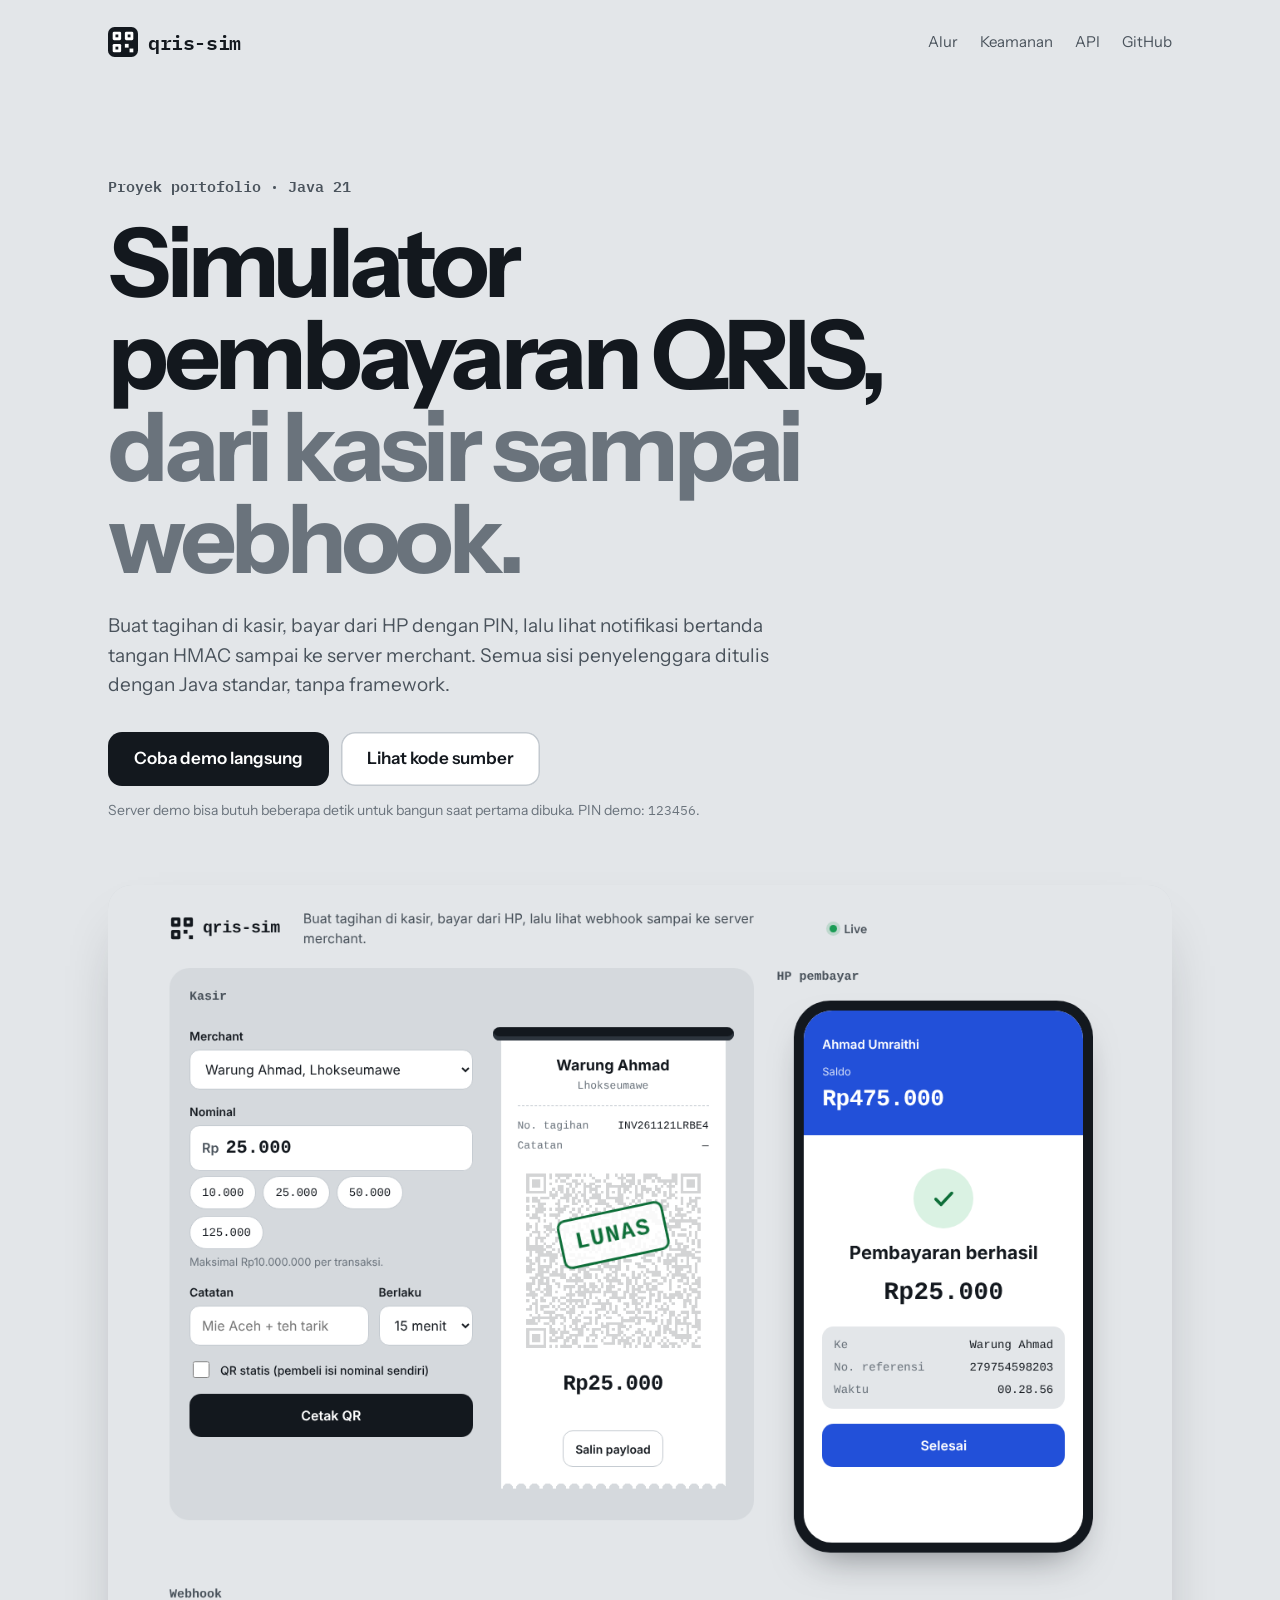
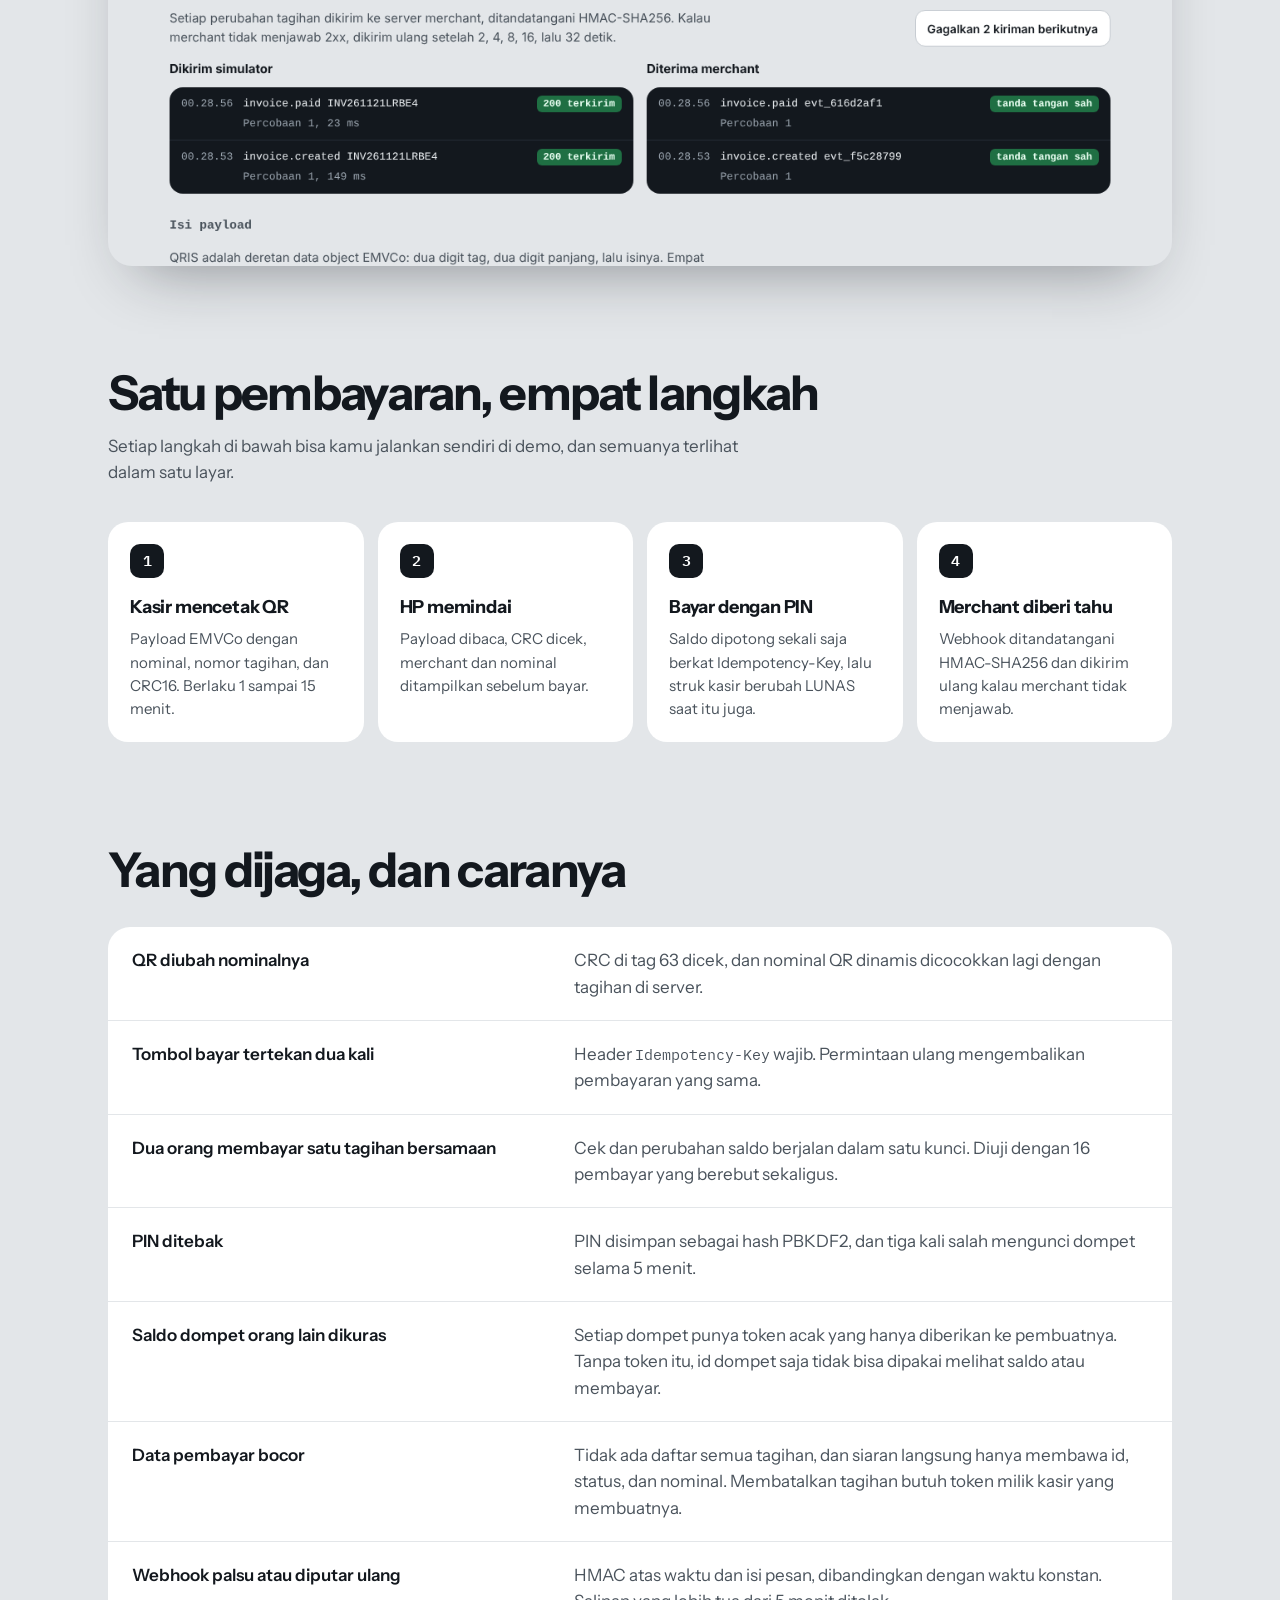
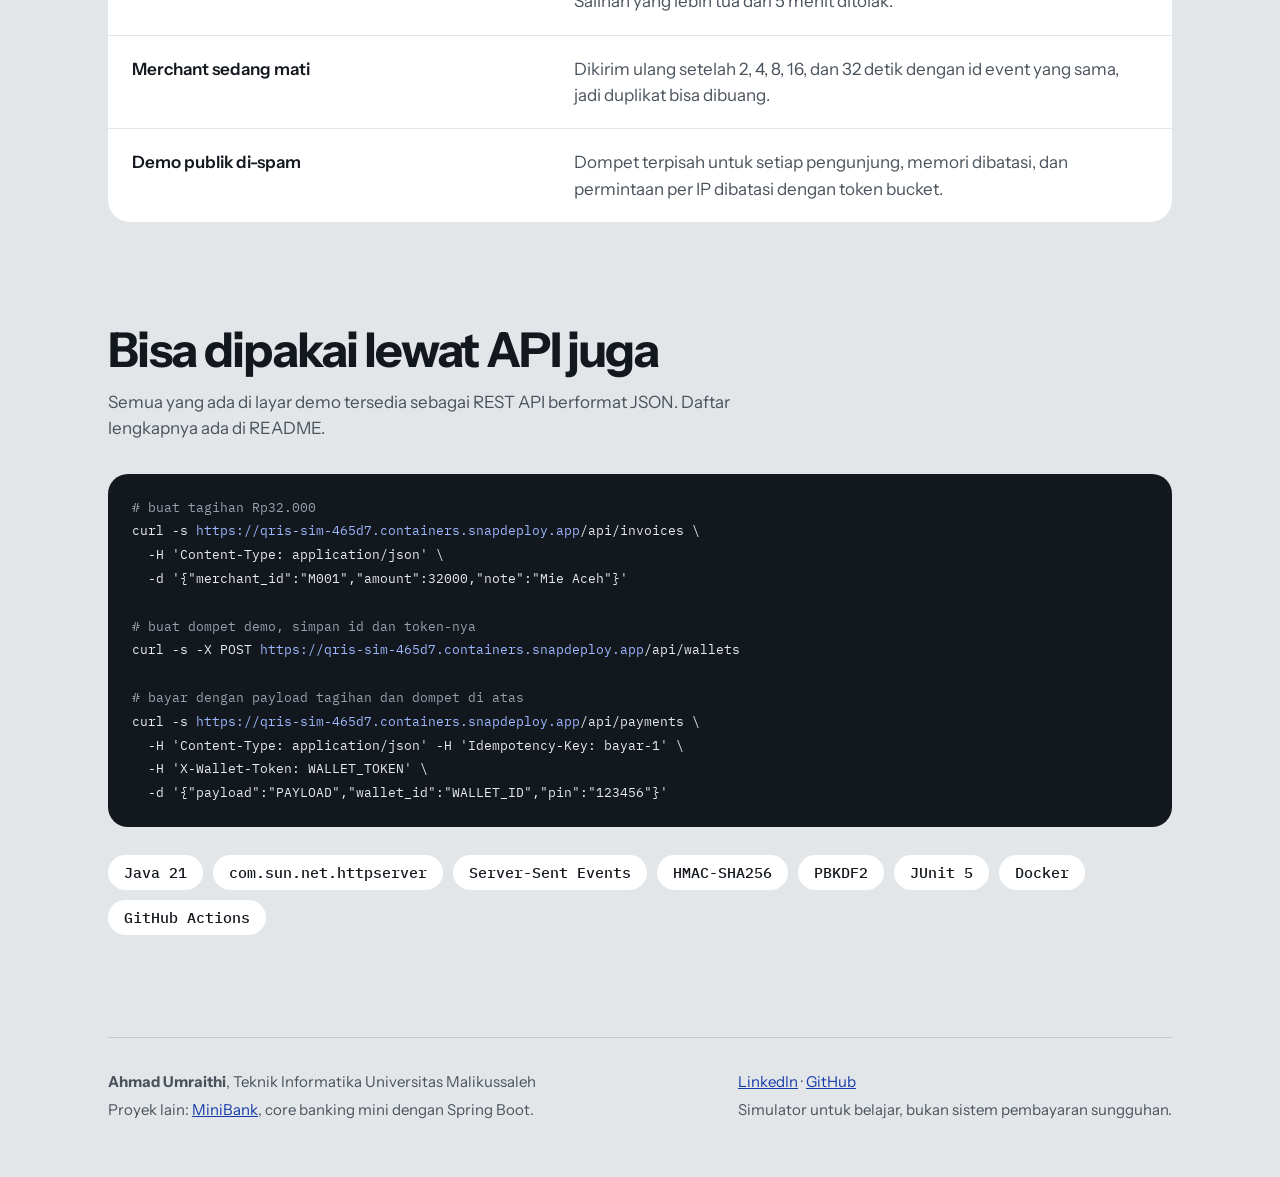
<file: docs/index.html>
<!doctype html>
<html lang="id">
<head>
  <meta charset="utf-8">
  <meta name="viewport" content="width=device-width, initial-scale=1">
  <title>qris-sim · Simulator pembayaran QRIS oleh Ahmad Umraithi</title>
  <meta name="description" content="Simulator pembayaran QRIS dari sisi penyelenggara: payload EMVCo, tagihan berbatas waktu, PIN, dan webhook bertanda tangan HMAC. Ditulis dengan Java 21 tanpa framework.">
  <meta name="theme-color" content="#E3E6E9">
  <meta property="og:title" content="qris-sim · Simulator pembayaran QRIS">
  <meta property="og:description" content="Buat tagihan di kasir, bayar dari HP, lihat webhook bertanda tangan sampai ke merchant.">
  <meta property="og:image" content="https://qris.kadaferhidup.my.id/tampilan.png">
  <link rel="icon" href="favicon.svg" type="image/svg+xml">
  <link rel="preconnect" href="https://fonts.googleapis.com">
  <link rel="preconnect" href="https://fonts.gstatic.com" crossorigin>
  <link rel="stylesheet" href="https://fonts.googleapis.com/css2?family=IBM+Plex+Mono:wght@400;500;600&family=Instrument+Sans:wght@400;500;600;700&display=swap">
  <style>
    :root {
      --counter: #E3E6E9; --counter-2: #D5D9DD; --ink: #13181E; --ink-2: #4A535C; --ink-3: #6A737C;
      --line: #C3C9CF; --paper: #FFFFFF; --cobalt: #2250D9; --cobalt-ink: #163BA8; --cobalt-tint: #E6ECFD;
      --green: #0D6E38; --green-bg: #DAF2E3;
      --mono: "IBM Plex Mono", ui-monospace, Menlo, Consolas, monospace;
      --sans: "Instrument Sans", system-ui, -apple-system, "Segoe UI", Roboto, sans-serif;
    }
    * { box-sizing: border-box; margin: 0; }
    html { scroll-behavior: smooth; }
    @media (prefers-reduced-motion: reduce) { html { scroll-behavior: auto; } }
    body { background: var(--counter); color: var(--ink); font: 400 17px/1.55 var(--sans); -webkit-font-smoothing: antialiased; }
    a { color: var(--cobalt-ink); }
    a:hover { color: var(--ink); }
    :focus-visible { outline: 3px solid var(--cobalt); outline-offset: 3px; border-radius: 6px; }
    code { font-family: var(--mono); font-size: .9em; }
    .wrap { max-width: 1160px; margin: 0 auto; padding: 0 clamp(20px, 4vw, 48px); }

    header { display: flex; justify-content: space-between; align-items: center; gap: 16px; padding: 26px 0; flex-wrap: wrap; }
    .brand { display: flex; align-items: center; gap: 10px; text-decoration: none; color: var(--ink); font: 600 20px var(--mono); letter-spacing: -.02em; }
    .brand svg { width: 30px; height: 30px; }
    header nav { display: flex; gap: 22px; font-size: 15px; flex-wrap: wrap; }
    header nav a { color: var(--ink-2); text-decoration: none; }
    header nav a:hover { color: var(--ink); }

    .hero { padding: clamp(36px, 7vw, 96px) 0 clamp(32px, 5vw, 56px); max-width: 860px; }
    .kicker { font: 600 15px var(--mono); color: var(--ink-2); }
    h1 { margin-top: 18px; font-size: clamp(44px, 7.6vw, 96px); line-height: .96; letter-spacing: -.045em; font-weight: 700; }
    h1 span { display: block; color: var(--ink-3); }
    .lede { margin-top: 26px; max-width: 36em; font-size: 19px; color: var(--ink-2); }
    .ctas { display: flex; flex-wrap: wrap; gap: 12px; margin-top: 32px; }
    .btn { display: inline-flex; align-items: center; justify-content: center; min-height: 54px; padding: 0 26px; border-radius: 14px; font-weight: 600; font-size: 17px; text-decoration: none; }
    .btn-ink { background: var(--ink); color: #fff; }
    .btn-ink:hover { background: #000; color: #fff; }
    .btn-line { background: var(--paper); color: var(--ink); box-shadow: inset 0 0 0 1.5px var(--line); }
    .btn-line:hover { color: var(--ink); box-shadow: inset 0 0 0 1.5px var(--ink-2); }
    .note { margin-top: 14px; font-size: 14px; color: var(--ink-3); }

    .shot { margin: 8px 0 clamp(56px, 8vw, 104px); border-radius: 24px; overflow: hidden; background: var(--counter-2); box-shadow: 0 30px 60px -30px rgba(19, 24, 30, .45); }
    .shot img { display: block; width: 100%; height: auto; }

    section { padding-bottom: clamp(56px, 8vw, 104px); }
    h2 { font-size: clamp(30px, 4.4vw, 48px); line-height: 1.05; letter-spacing: -.035em; font-weight: 700; max-width: 18em; }
    .sub { margin-top: 14px; max-width: 40em; color: var(--ink-2); }

    .flow { list-style: none; padding: 0; margin-top: 36px; display: grid; grid-template-columns: repeat(4, minmax(0, 1fr)); gap: 14px; counter-reset: step; }
    .flow li { background: var(--paper); border-radius: 20px; padding: 22px; counter-increment: step; }
    .flow li::before { content: counter(step); display: grid; place-items: center; width: 34px; height: 34px; border-radius: 10px; background: var(--ink); color: #fff; font: 600 15px var(--mono); margin-bottom: 16px; }
    .flow h3 { font-size: 18px; letter-spacing: -.01em; }
    .flow p { margin-top: 6px; font-size: 15px; color: var(--ink-2); }
    @media (max-width: 900px) { .flow { grid-template-columns: repeat(2, minmax(0, 1fr)); } }
    @media (max-width: 520px) { .flow { grid-template-columns: minmax(0, 1fr); } }

    .guards { margin-top: 32px; background: var(--paper); border-radius: 22px; overflow: hidden; }
    .guard { display: grid; grid-template-columns: minmax(0, 1fr) minmax(0, 1.4fr); gap: 8px 32px; padding: 20px 24px; border-top: 1px solid var(--counter); }
    .guard:first-child { border-top: none; }
    .guard dt { font-weight: 600; }
    .guard dd { color: var(--ink-2); }
    @media (max-width: 720px) { .guard { grid-template-columns: minmax(0, 1fr); } }

    .api { margin-top: 32px; background: var(--ink); color: #E8ECEF; border-radius: 20px; padding: 22px 24px; font: 14px/1.7 var(--mono); overflow-x: auto; }
    .api .c { color: #98A2AC; }
    .api .k { color: #9DB7FF; }

    .stack { display: flex; flex-wrap: wrap; gap: 10px; margin-top: 28px; padding: 0; list-style: none; }
    .stack li { background: var(--paper); border-radius: 999px; padding: 8px 16px; font: 500 15px var(--mono); }

    footer { border-top: 1px solid var(--line); padding: 32px 0 56px; display: flex; flex-wrap: wrap; justify-content: space-between; gap: 16px; color: var(--ink-2); font-size: 15px; }
    footer p + p { margin-top: 4px; }
  </style>
</head>
<body>
  <div class="wrap">
    <header>
      <a class="brand" href="./">
        <svg viewBox="0 0 32 32" aria-hidden="true"><rect width="32" height="32" rx="7" fill="#13181E"/><g fill="#fff"><rect x="5" y="5" width="9" height="9" rx="1.5"/><rect x="18" y="5" width="9" height="9" rx="1.5"/><rect x="5" y="18" width="9" height="9" rx="1.5"/><rect x="18" y="18" width="4" height="4"/><rect x="23" y="23" width="4" height="4"/></g><g fill="#13181E"><rect x="8" y="8" width="3" height="3"/><rect x="21" y="8" width="3" height="3"/><rect x="8" y="21" width="3" height="3"/></g></svg>
        qris-sim
      </a>
      <nav aria-label="Bagian halaman">
        <a href="#alur">Alur</a>
        <a href="#keamanan">Keamanan</a>
        <a href="#api">API</a>
        <a href="https://github.com/KADAFERHIDUP/qris-sim">GitHub</a>
      </nav>
    </header>

    <main>
      <div class="hero">
        <p class="kicker">Proyek portofolio · Java 21</p>
        <h1>Simulator pembayaran QRIS,<span>dari kasir sampai webhook.</span></h1>
        <p class="lede">Buat tagihan di kasir, bayar dari HP dengan PIN, lalu lihat notifikasi bertanda tangan HMAC sampai ke server merchant. Semua sisi penyelenggara ditulis dengan Java standar, tanpa framework.</p>
        <div class="ctas">
          <a class="btn btn-ink" href="https://qris-sim-465d7.containers.snapdeploy.app">Coba demo langsung</a>
          <a class="btn btn-line" href="https://github.com/KADAFERHIDUP/qris-sim">Lihat kode sumber</a>
        </div>
        <p class="note">Server demo bisa butuh beberapa detik untuk bangun saat pertama dibuka. PIN demo: <code>123456</code>.</p>
      </div>

      <figure class="shot">
        <img src="tampilan.png" width="1280" height="1180" alt="Layar qris-sim: struk kasir bercap LUNAS, HP pembayar menampilkan pembayaran berhasil, dan log webhook yang diterima merchant dengan tanda tangan sah.">
      </figure>

      <section id="alur" aria-labelledby="alur-h">
        <h2 id="alur-h">Satu pembayaran, empat langkah</h2>
        <p class="sub">Setiap langkah di bawah bisa kamu jalankan sendiri di demo, dan semuanya terlihat dalam satu layar.</p>
        <ol class="flow">
          <li><h3>Kasir mencetak QR</h3><p>Payload EMVCo dengan nominal, nomor tagihan, dan CRC16. Berlaku 1 sampai 15 menit.</p></li>
          <li><h3>HP memindai</h3><p>Payload dibaca, CRC dicek, merchant dan nominal ditampilkan sebelum bayar.</p></li>
          <li><h3>Bayar dengan PIN</h3><p>Saldo dipotong sekali saja berkat Idempotency-Key, lalu struk kasir berubah LUNAS saat itu juga.</p></li>
          <li><h3>Merchant diberi tahu</h3><p>Webhook ditandatangani HMAC-SHA256 dan dikirim ulang kalau merchant tidak menjawab.</p></li>
        </ol>
      </section>

      <section id="keamanan" aria-labelledby="keamanan-h">
        <h2 id="keamanan-h">Yang dijaga, dan caranya</h2>
        <dl class="guards">
          <div class="guard"><dt>QR diubah nominalnya</dt><dd>CRC di tag 63 dicek, dan nominal QR dinamis dicocokkan lagi dengan tagihan di server.</dd></div>
          <div class="guard"><dt>Tombol bayar tertekan dua kali</dt><dd>Header <code>Idempotency-Key</code> wajib. Permintaan ulang mengembalikan pembayaran yang sama.</dd></div>
          <div class="guard"><dt>Dua orang membayar satu tagihan bersamaan</dt><dd>Cek dan perubahan saldo berjalan dalam satu kunci. Diuji dengan 16 pembayar yang berebut sekaligus.</dd></div>
          <div class="guard"><dt>PIN ditebak</dt><dd>PIN disimpan sebagai hash PBKDF2, dan tiga kali salah mengunci dompet selama 5 menit.</dd></div>
          <div class="guard"><dt>Saldo dompet orang lain dikuras</dt><dd>Setiap dompet punya token acak yang hanya diberikan ke pembuatnya. Tanpa token itu, id dompet saja tidak bisa dipakai melihat saldo atau membayar.</dd></div>
          <div class="guard"><dt>Data pembayar bocor</dt><dd>Tidak ada daftar semua tagihan, dan siaran langsung hanya membawa id, status, dan nominal. Membatalkan tagihan butuh token milik kasir yang membuatnya.</dd></div>
          <div class="guard"><dt>Webhook palsu atau diputar ulang</dt><dd>HMAC atas waktu dan isi pesan, dibandingkan dengan waktu konstan. Salinan yang lebih tua dari 5 menit ditolak.</dd></div>
          <div class="guard"><dt>Merchant sedang mati</dt><dd>Dikirim ulang setelah 2, 4, 8, 16, dan 32 detik dengan id event yang sama, jadi duplikat bisa dibuang.</dd></div>
          <div class="guard"><dt>Demo publik di-spam</dt><dd>Dompet terpisah untuk setiap pengunjung, memori dibatasi, dan permintaan per IP dibatasi dengan token bucket.</dd></div>
        </dl>
      </section>

      <section id="api" aria-labelledby="api-h">
        <h2 id="api-h">Bisa dipakai lewat API juga</h2>
        <p class="sub">Semua yang ada di layar demo tersedia sebagai REST API berformat JSON. Daftar lengkapnya ada di README.</p>
<pre class="api"><code><span class="c"># buat tagihan Rp32.000</span>
curl -s <span class="k">https://qris-sim-465d7.containers.snapdeploy.app</span>/api/invoices \
  -H 'Content-Type: application/json' \
  -d '{"merchant_id":"M001","amount":32000,"note":"Mie Aceh"}'

<span class="c"># buat dompet demo, simpan id dan token-nya</span>
curl -s -X POST <span class="k">https://qris-sim-465d7.containers.snapdeploy.app</span>/api/wallets

<span class="c"># bayar dengan payload tagihan dan dompet di atas</span>
curl -s <span class="k">https://qris-sim-465d7.containers.snapdeploy.app</span>/api/payments \
  -H 'Content-Type: application/json' -H 'Idempotency-Key: bayar-1' \
  -H 'X-Wallet-Token: WALLET_TOKEN' \
  -d '{"payload":"PAYLOAD","wallet_id":"WALLET_ID","pin":"123456"}'</code></pre>
        <ul class="stack" aria-label="Teknologi">
          <li>Java 21</li><li>com.sun.net.httpserver</li><li>Server-Sent Events</li><li>HMAC-SHA256</li><li>PBKDF2</li><li>JUnit 5</li><li>Docker</li><li>GitHub Actions</li>
        </ul>
      </section>
    </main>

    <footer>
      <div>
        <p><strong>Ahmad Umraithi</strong>, Teknik Informatika Universitas Malikussaleh</p>
        <p>Proyek lain: <a href="https://minibank.kadaferhidup.my.id">MiniBank</a>, core banking mini dengan Spring Boot.</p>
      </div>
      <div>
        <p><a href="https://www.linkedin.com/in/ahmadumraithi/">LinkedIn</a> · <a href="https://github.com/KADAFERHIDUP">GitHub</a></p>
        <p>Simulator untuk belajar, bukan sistem pembayaran sungguhan.</p>
      </div>
    </footer>
  </div>
</body>
</html>
</file>
